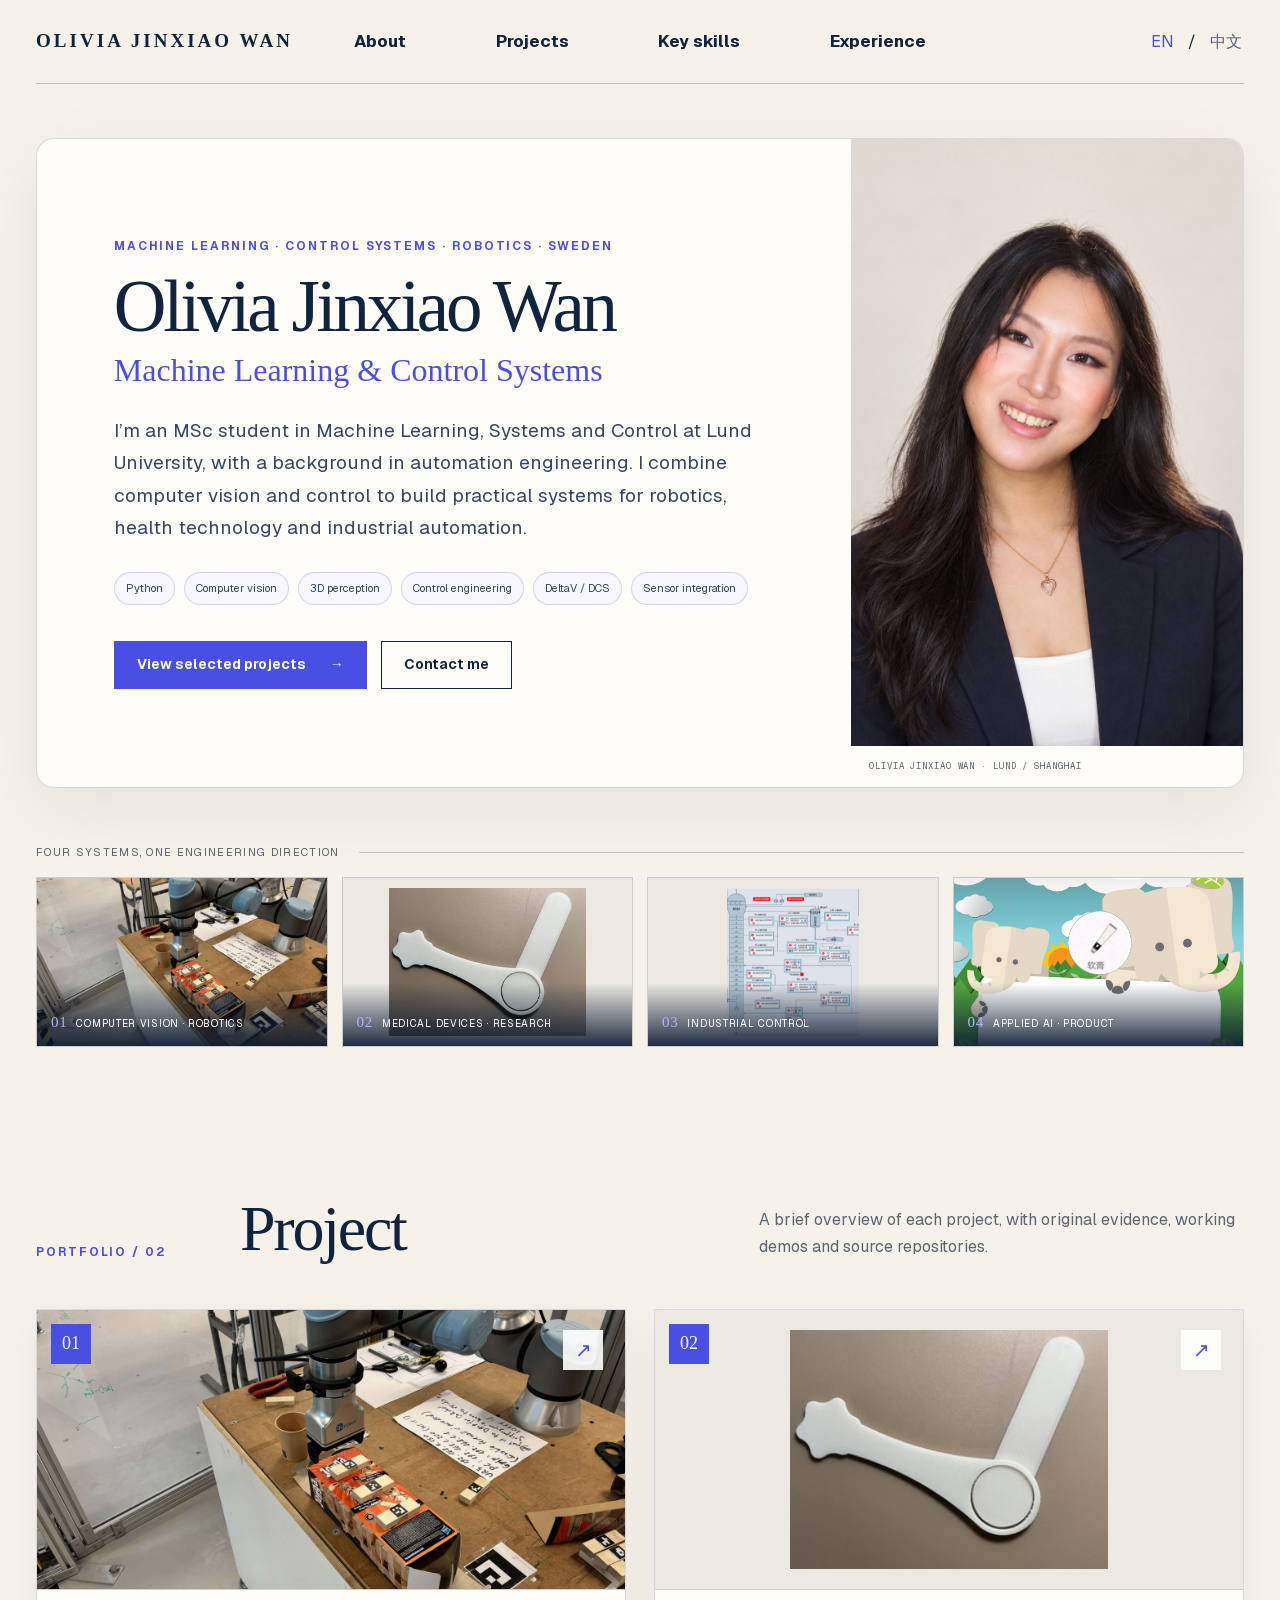
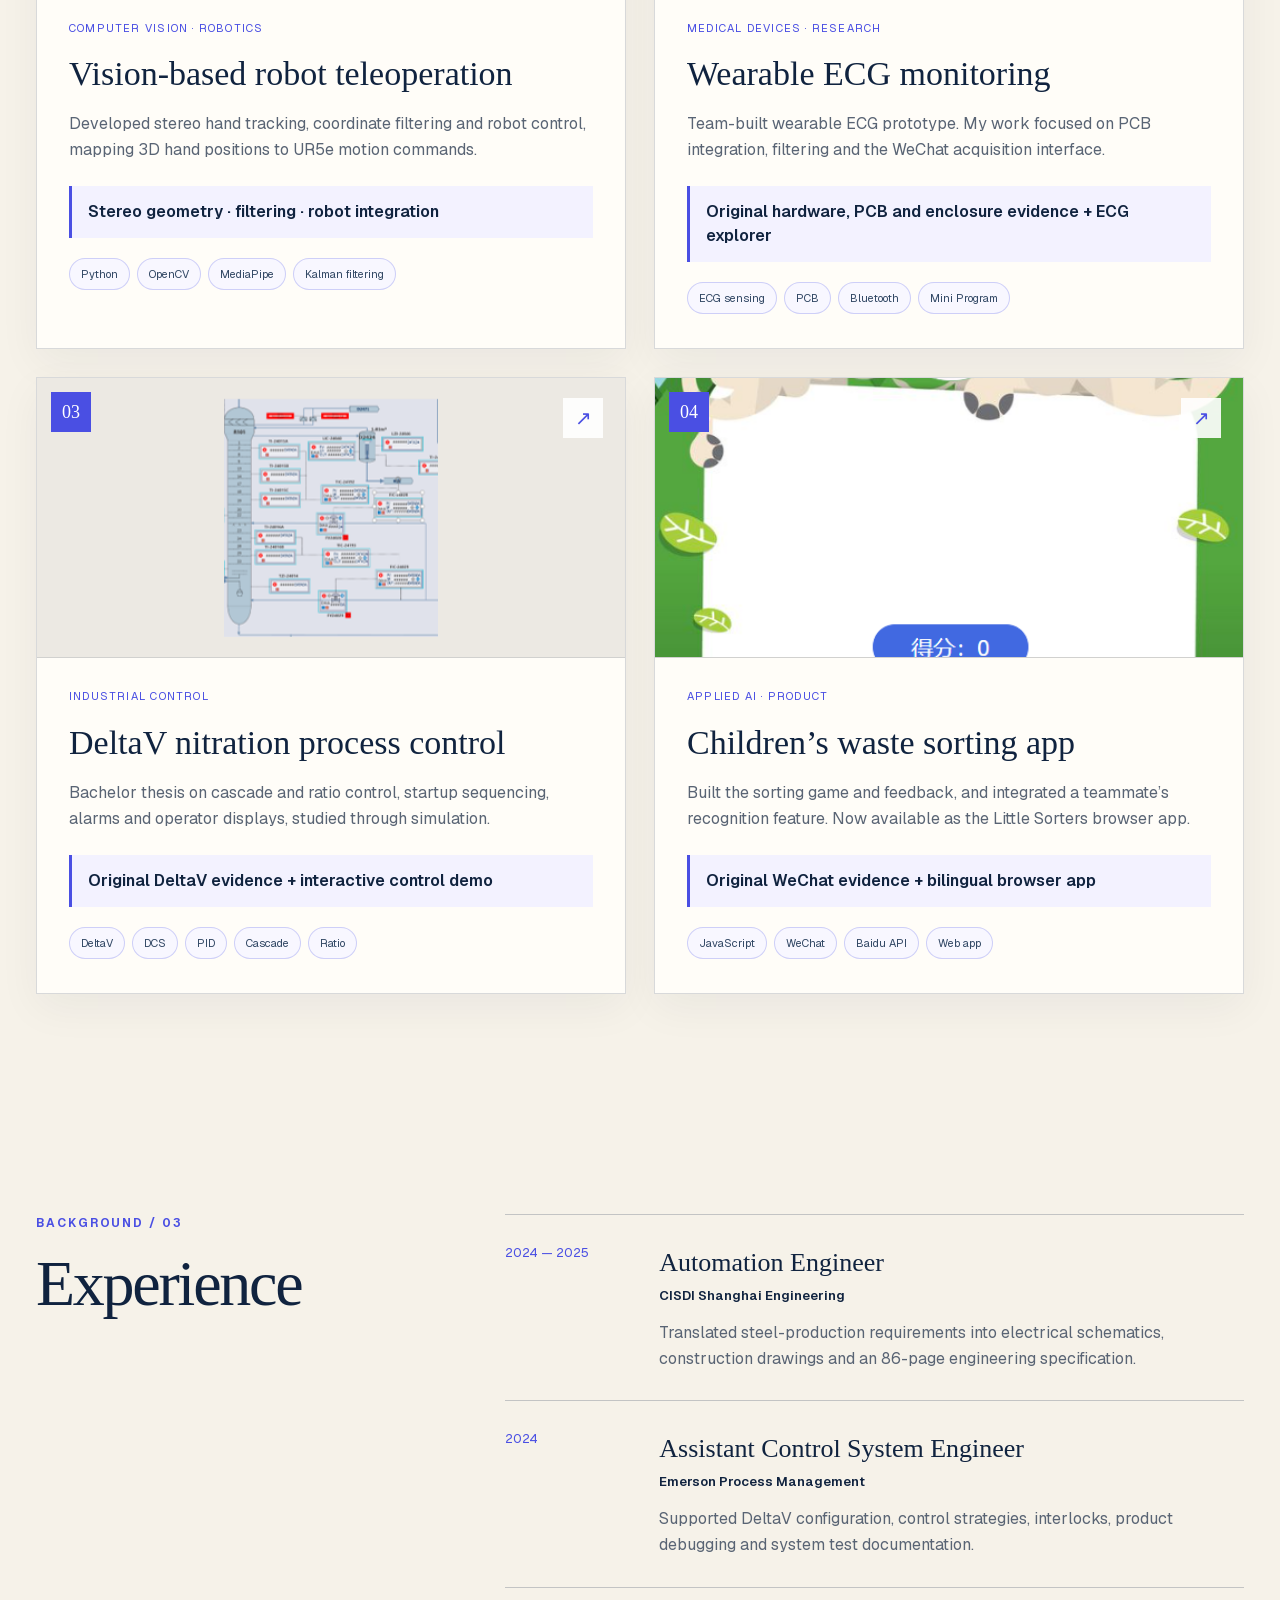
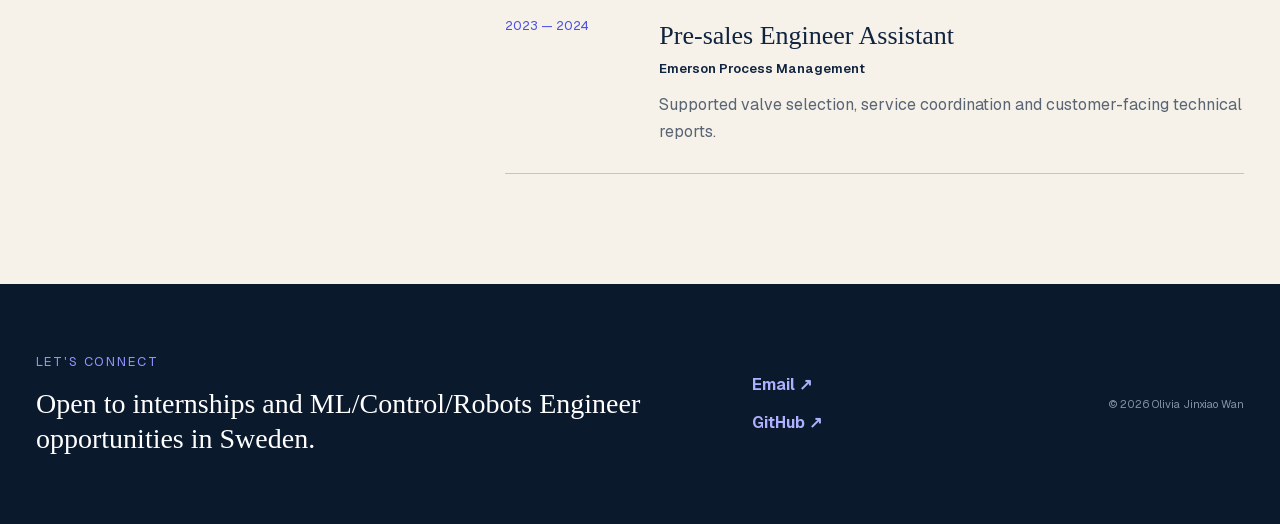
<file: index.html>
<!DOCTYPE html><html lang="en"><head><meta charSet="utf-8"/><meta name="viewport" content="width=device-width, initial-scale=1"/><link rel="preload" href="/_next/static/media/797e433ab948586e-s.p.08e28id.o-okb.woff2" as="font" crossorigin="" type="font/woff2"/><link rel="preload" href="/_next/static/media/caa3a2e1cccd8315-s.p.09~u27dqhyhd6.woff2" as="font" crossorigin="" type="font/woff2"/><link rel="preload" as="image" href="/portfolio/olivia-professional.jpg"/><link rel="preload" as="image" href="/portfolio/stereo-robot.jpg"/><link rel="preload" as="image" href="/portfolio/ecg-device.jpg"/><link rel="preload" as="image" href="/portfolio/deltav-process.png"/><link rel="preload" as="image" href="/portfolio/waste-game-result.png"/><link rel="stylesheet" href="/_next/static/chunks/0hmwgncf2zosc.css" data-precedence="next"/><link rel="preload" as="script" fetchPriority="low" href="/_next/static/chunks/0ht900cau6_ur.js"/><script src="/_next/static/chunks/0dgq26a5_oy.a.js" async=""></script><script src="/_next/static/chunks/07lhk_q6pmm3r.js" async=""></script><script src="/_next/static/chunks/0au83~zq0~0pf.js" async=""></script><script src="/_next/static/chunks/turbopack-0~j41zb~v.xm9.js" async=""></script><script src="/_next/static/chunks/01xlw8hd842-c.js" async=""></script><script src="/_next/static/chunks/0d3shmwh5_nmn.js" async=""></script><script src="/_next/static/chunks/0sizzagzddyg8.js" async=""></script><meta name="next-size-adjust" content=""/><title>Olivia Jinxiao Wan | Machine Learning &amp; Control Systems</title><meta name="description" content="Research and engineering portfolio of Olivia Jinxiao Wan, spanning machine learning, stereo vision robotics, medical sensing and industrial control."/><link rel="shortcut icon" href="/favicon.svg"/><link rel="icon" href="/favicon.svg"/><script src="/_next/static/chunks/03~yq9q893hmn.js" noModule=""></script><link rel="stylesheet" href="/portfolio/about.css"></head><body class="geist_a71539c9-module__T19VSG__variable geist_mono_8d43a2aa-module__8Li5zG__variable antialiased"><div hidden=""><!--$--><!--/$--></div><main><header class="site-header"><a class="wordmark" href="#about">OLIVIA JINXIAO WAN</a><nav aria-label="Main navigation"><a href="#about">About</a><a href="#projects">Projects</a><a href="#skills">Key skills</a><a href="#experience">Experience</a></nav><div class="language-switch" aria-label="Language"><button class="active">EN</button><span>/</span><button class="">中文</button></div></header><section class="hero" id="about"><div class="hero-copy"><p class="eyebrow">Machine learning · Control systems · Robotics · Sweden</p><h1>Olivia Jinxiao Wan</h1><p class="hero-specialization">Machine Learning &amp; Control Systems</p><p class="hero-intro">I’m an MSc student in Machine Learning, Systems and Control at Lund University, with a background in automation engineering. I combine computer vision and control to build practical systems for robotics, health technology and industrial automation.</p><div class="hero-skills" id="skills"><span>Python</span><span>Computer vision</span><span>3D perception</span><span>Control engineering</span><span>DeltaV / DCS</span><span>Sensor integration</span></div><div class="hero-actions"><a class="button-primary" href="#projects">View selected projects<!-- --> <span>→</span></a><a class="button-secondary" href="mailto:sharkshark0628@gmail.com">Contact me</a></div></div><div class="hero-portrait"><div><img src="/portfolio/olivia-professional.jpg" alt="Olivia Jinxiao Wan"/></div><span>OLIVIA JINXIAO WAN · LUND / SHANGHAI</span></div></section><div class="project-strip-wrap"><div class="strip-heading"><span>Four systems, one engineering direction</span><i></i></div><div class="project-strip" aria-label="Selected project outcomes"><a class="project-tile tile-01" href="/projects/stereo-vision" aria-label="Open Vision-based robot teleoperation"><img src="/portfolio/stereo-robot.jpg" alt=""/><span class="project-tile-caption"><b>01</b>Computer Vision · Robotics</span></a><a class="project-tile tile-02" href="/projects/wearable-ecg" aria-label="Open Wearable ECG monitoring"><img src="/portfolio/ecg-device.jpg" alt=""/><span class="project-tile-caption"><b>02</b>Medical Devices · Research</span></a><a class="project-tile tile-03" href="/projects/deltav-control" aria-label="Open DeltaV nitration process control"><img src="/portfolio/deltav-process.png" alt=""/><span class="project-tile-caption"><b>03</b>Industrial Control</span></a><a class="project-tile tile-04" href="/projects/waste-sorting" aria-label="Open Children’s waste sorting app"><img src="/portfolio/waste-game-result.png" alt=""/><span class="project-tile-caption"><b>04</b>Applied AI · Product</span></a></div></div><section class="content-section" id="projects"><div class="section-heading"><p class="micro-label">PORTFOLIO / 02</p><h2>Project</h2><p>A brief overview of each project, with original evidence, working demos and source repositories.</p></div><div class="project-grid"><a class="project-card" href="/projects/stereo-vision" aria-label="Open Vision-based robot teleoperation"><div class="project-number">01</div><div class="project-cover"><img src="/portfolio/stereo-robot.jpg" alt=""/></div><div class="project-main"><p class="project-tag">Computer Vision · Robotics</p><h3>Vision-based robot teleoperation</h3><p>Developed stereo hand tracking, coordinate filtering and robot control, mapping 3D hand positions to UR5e motion commands.</p><p class="project-evidence">Stereo geometry · filtering · robot integration</p><div class="project-tech"><span>Python</span><span>OpenCV</span><span>MediaPipe</span><span>Kalman filtering</span></div></div><span class="project-arrow" aria-hidden="true">↗</span></a><a class="project-card" href="/projects/wearable-ecg" aria-label="Open Wearable ECG monitoring"><div class="project-number">02</div><div class="project-cover"><img src="/portfolio/ecg-device.jpg" alt=""/></div><div class="project-main"><p class="project-tag">Medical Devices · Research</p><h3>Wearable ECG monitoring</h3><p>Team-built wearable ECG prototype. My work focused on PCB integration, filtering and the WeChat acquisition interface.</p><p class="project-evidence">Original hardware, PCB and enclosure evidence + ECG explorer</p><div class="project-tech"><span>ECG sensing</span><span>PCB</span><span>Bluetooth</span><span>Mini Program</span></div></div><span class="project-arrow" aria-hidden="true">↗</span></a><a class="project-card" href="/projects/deltav-control" aria-label="Open DeltaV nitration process control"><div class="project-number">03</div><div class="project-cover"><img src="/portfolio/deltav-process.png" alt=""/></div><div class="project-main"><p class="project-tag">Industrial Control</p><h3>DeltaV nitration process control</h3><p>Bachelor thesis on cascade and ratio control, startup sequencing, alarms and operator displays, studied through simulation.</p><p class="project-evidence">Original DeltaV evidence + interactive control demo</p><div class="project-tech"><span>DeltaV</span><span>DCS</span><span>PID</span><span>Cascade</span><span>Ratio</span></div></div><span class="project-arrow" aria-hidden="true">↗</span></a><a class="project-card" href="/projects/waste-sorting" aria-label="Open Children’s waste sorting app"><div class="project-number">04</div><div class="project-cover"><img src="/portfolio/waste-game-result.png" alt=""/></div><div class="project-main"><p class="project-tag">Applied AI · Product</p><h3>Children’s waste sorting app</h3><p>Built the sorting game and feedback, and integrated a teammate’s recognition feature. Now available as the Little Sorters browser app.</p><p class="project-evidence">Original WeChat evidence + bilingual browser app</p><div class="project-tech"><span>JavaScript</span><span>WeChat</span><span>Baidu API</span><span>Web app</span></div></div><span class="project-arrow" aria-hidden="true">↗</span></a></div></section><section class="content-section two-column" id="experience"><div><p class="micro-label">BACKGROUND / 03</p><h2>Experience</h2></div><div class="timeline-list"><article><small>2024 — 2025</small><h3>Automation Engineer</h3><p class="company">CISDI Shanghai Engineering</p><p>Translated steel-production requirements into electrical schematics, construction drawings and an 86-page engineering specification.</p></article><article><small>2024</small><h3>Assistant Control System Engineer</h3><p class="company">Emerson Process Management</p><p>Supported DeltaV configuration, control strategies, interlocks, product debugging and system test documentation.</p></article><article><small>2023 — 2024</small><h3>Pre-sales Engineer Assistant</h3><p class="company">Emerson Process Management</p><p>Supported valve selection, service coordination and customer-facing technical reports.</p></article></div></section><footer><div><small>LET&#x27;S CONNECT</small><p>Open to internships and ML/Control/Robots Engineer opportunities in Sweden.</p></div><div class="footer-links"><a href="mailto:sharkshark0628@gmail.com">Email ↗</a><a href="https://github.com/jinxiao-wan" target="_blank" rel="noreferrer">GitHub ↗</a></div><span>© 2026 Olivia Jinxiao Wan</span></footer></main><!--$--><!--/$--><script src="/_next/static/chunks/0ht900cau6_ur.js" id="_R_" async=""></script><script>(self.__next_f=self.__next_f||[]).push([0])</script><script>self.__next_f.push([1,"1:\"$Sreact.fragment\"\n2:I[39756,[\"/_next/static/chunks/01xlw8hd842-c.js\",\"/_next/static/chunks/0d3shmwh5_nmn.js\"],\"default\"]\n3:I[37457,[\"/_next/static/chunks/01xlw8hd842-c.js\",\"/_next/static/chunks/0d3shmwh5_nmn.js\"],\"default\"]\n4:I[47257,[\"/_next/static/chunks/01xlw8hd842-c.js\",\"/_next/static/chunks/0d3shmwh5_nmn.js\"],\"ClientPageRoot\"]\n5:I[31713,[\"/_next/static/chunks/01xlw8hd842-c.js\",\"/_next/static/chunks/0d3shmwh5_nmn.js\",\"/_next/static/chunks/0sizzagzddyg8.js\"],\"default\"]\n8:I[97367,[\"/_next/static/chunks/01xlw8hd842-c.js\",\"/_next/static/chunks/0d3shmwh5_nmn.js\"],\"OutletBoundary\"]\n9:\"$Sreact.suspense\"\nb:I[97367,[\"/_next/static/chunks/01xlw8hd842-c.js\",\"/_next/static/chunks/0d3shmwh5_nmn.js\"],\"ViewportBoundary\"]\nd:I[97367,[\"/_next/static/chunks/01xlw8hd842-c.js\",\"/_next/static/chunks/0d3shmwh5_nmn.js\"],\"MetadataBoundary\"]\nf:I[68027,[\"/_next/static/chunks/01xlw8hd842-c.js\",\"/_next/static/chunks/0d3shmwh5_nmn.js\"],\"default\",1]\n:HL[\"/_next/static/chunks/0hmwgncf2zosc.css\",\"style\"]\n:HL[\"/_next/static/media/797e433ab948586e-s.p.08e28id.o-okb.woff2\",\"font\",{\"crossOrigin\":\"\",\"type\":\"font/woff2\"}]\n:HL[\"/_next/static/media/caa3a2e1cccd8315-s.p.09~u27dqhyhd6.woff2\",\"font\",{\"crossOrigin\":\"\",\"type\":\"font/woff2\"}]\n"])</script><script>self.__next_f.push([1,"0:{\"P\":null,\"c\":[\"\",\"\"],\"q\":\"\",\"i\":false,\"f\":[[[\"\",{\"children\":[\"__PAGE__\",{}]},\"$undefined\",\"$undefined\",16],[[\"$\",\"$1\",\"c\",{\"children\":[[[\"$\",\"link\",\"0\",{\"rel\":\"stylesheet\",\"href\":\"/_next/static/chunks/0hmwgncf2zosc.css\",\"precedence\":\"next\",\"crossOrigin\":\"$undefined\",\"nonce\":\"$undefined\"}],[\"$\",\"script\",\"script-0\",{\"src\":\"/_next/static/chunks/01xlw8hd842-c.js\",\"async\":true,\"nonce\":\"$undefined\"}],[\"$\",\"script\",\"script-1\",{\"src\":\"/_next/static/chunks/0d3shmwh5_nmn.js\",\"async\":true,\"nonce\":\"$undefined\"}]],[\"$\",\"html\",null,{\"lang\":\"en\",\"children\":[\"$\",\"body\",null,{\"className\":\"geist_a71539c9-module__T19VSG__variable geist_mono_8d43a2aa-module__8Li5zG__variable antialiased\",\"children\":[\"$\",\"$L2\",null,{\"parallelRouterKey\":\"children\",\"error\":\"$undefined\",\"errorStyles\":\"$undefined\",\"errorScripts\":\"$undefined\",\"template\":[\"$\",\"$L3\",null,{}],\"templateStyles\":\"$undefined\",\"templateScripts\":\"$undefined\",\"notFound\":[[[\"$\",\"title\",null,{\"children\":\"404: This page could not be found.\"}],[\"$\",\"div\",null,{\"style\":{\"fontFamily\":\"system-ui,\\\"Segoe UI\\\",Roboto,Helvetica,Arial,sans-serif,\\\"Apple Color Emoji\\\",\\\"Segoe UI Emoji\\\"\",\"height\":\"100vh\",\"textAlign\":\"center\",\"display\":\"flex\",\"flexDirection\":\"column\",\"alignItems\":\"center\",\"justifyContent\":\"center\"},\"children\":[\"$\",\"div\",null,{\"children\":[[\"$\",\"style\",null,{\"dangerouslySetInnerHTML\":{\"__html\":\"body{color:#000;background:#fff;margin:0}.next-error-h1{border-right:1px solid rgba(0,0,0,.3)}@media (prefers-color-scheme:dark){body{color:#fff;background:#000}.next-error-h1{border-right:1px solid rgba(255,255,255,.3)}}\"}}],[\"$\",\"h1\",null,{\"className\":\"next-error-h1\",\"style\":{\"display\":\"inline-block\",\"margin\":\"0 20px 0 0\",\"padding\":\"0 23px 0 0\",\"fontSize\":24,\"fontWeight\":500,\"verticalAlign\":\"top\",\"lineHeight\":\"49px\"},\"children\":404}],[\"$\",\"div\",null,{\"style\":{\"display\":\"inline-block\"},\"children\":[\"$\",\"h2\",null,{\"style\":{\"fontSize\":14,\"fontWeight\":400,\"lineHeight\":\"49px\",\"margin\":0},\"children\":\"This page could not be found.\"}]}]]}]}]],[]],\"forbidden\":\"$undefined\",\"unauthorized\":\"$undefined\"}]}]}]]}],{\"children\":[[\"$\",\"$1\",\"c\",{\"children\":[[\"$\",\"$L4\",null,{\"Component\":\"$5\",\"serverProvidedParams\":{\"searchParams\":{},\"params\":{},\"promises\":[\"$@6\",\"$@7\"]}}],[[\"$\",\"script\",\"script-0\",{\"src\":\"/_next/static/chunks/0sizzagzddyg8.js\",\"async\":true,\"nonce\":\"$undefined\"}]],[\"$\",\"$L8\",null,{\"children\":[\"$\",\"$9\",null,{\"name\":\"Next.MetadataOutlet\",\"children\":\"$@a\"}]}]]}],{},null,false,null]},null,false,null],[\"$\",\"$1\",\"h\",{\"children\":[null,[\"$\",\"$Lb\",null,{\"children\":\"$Lc\"}],[\"$\",\"div\",null,{\"hidden\":true,\"children\":[\"$\",\"$Ld\",null,{\"children\":[\"$\",\"$9\",null,{\"name\":\"Next.Metadata\",\"children\":\"$Le\"}]}]}],[\"$\",\"meta\",null,{\"name\":\"next-size-adjust\",\"content\":\"\"}]]}],false]],\"m\":\"$undefined\",\"G\":[\"$f\",[[\"$\",\"link\",\"0\",{\"rel\":\"stylesheet\",\"href\":\"/_next/static/chunks/0hmwgncf2zosc.css\",\"precedence\":\"next\",\"crossOrigin\":\"$undefined\",\"nonce\":\"$undefined\"}]]],\"S\":true,\"h\":null,\"s\":\"$undefined\",\"l\":\"$undefined\",\"p\":\"$undefined\",\"d\":\"$undefined\",\"b\":\"WNZUG8pWbvHMUIEbgqI1Q\"}\n"])</script><script>self.__next_f.push([1,"6:{}\n7:\"$0:f:0:1:1:children:0:props:children:0:props:serverProvidedParams:params\"\n"])</script><script>self.__next_f.push([1,"c:[[\"$\",\"meta\",\"0\",{\"charSet\":\"utf-8\"}],[\"$\",\"meta\",\"1\",{\"name\":\"viewport\",\"content\":\"width=device-width, initial-scale=1\"}]]\n"])</script><script>self.__next_f.push([1,"10:I[27201,[\"/_next/static/chunks/01xlw8hd842-c.js\",\"/_next/static/chunks/0d3shmwh5_nmn.js\"],\"IconMark\"]\na:null\ne:[[\"$\",\"title\",\"0\",{\"children\":\"Olivia Jinxiao Wan | Machine Learning \u0026 Control Systems\"}],[\"$\",\"meta\",\"1\",{\"name\":\"description\",\"content\":\"Research and engineering portfolio of Olivia Jinxiao Wan, spanning machine learning, stereo vision robotics, medical sensing and industrial control.\"}],[\"$\",\"link\",\"2\",{\"rel\":\"shortcut icon\",\"href\":\"/favicon.svg\"}],[\"$\",\"link\",\"3\",{\"rel\":\"icon\",\"href\":\"/favicon.svg\"}],[\"$\",\"$L10\",\"4\",{}]]\n"])</script></body></html>
</file>
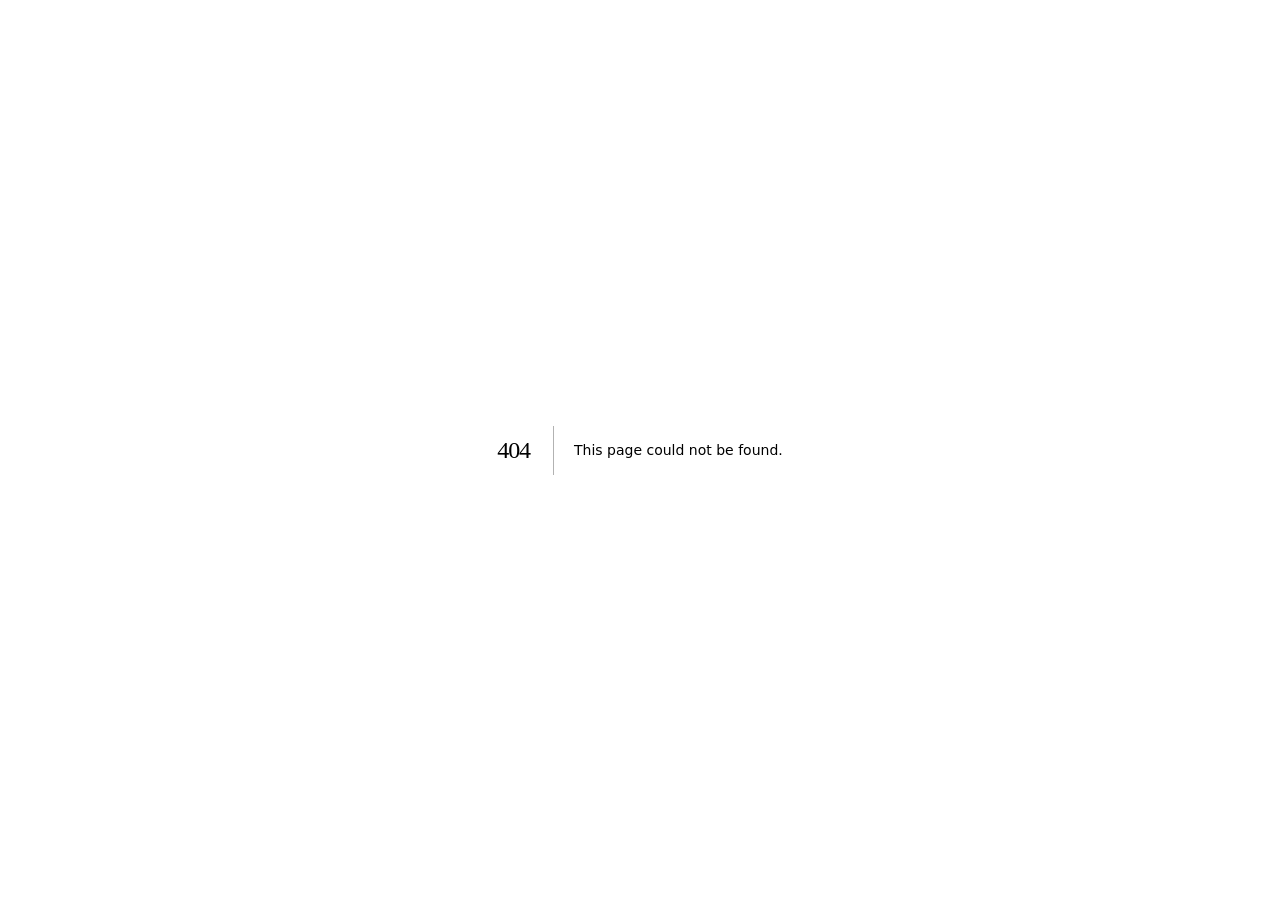
<file: 404/index.html>
<!DOCTYPE html><html lang="en"><head><meta charSet="utf-8"/><meta name="viewport" content="width=device-width, initial-scale=1"/><link rel="stylesheet" href="/_next/static/chunks/0hmwgncf2zosc.css" data-precedence="next"/><link rel="preload" as="script" fetchPriority="low" href="/_next/static/chunks/0ht900cau6_ur.js"/><script src="/_next/static/chunks/0dgq26a5_oy.a.js" async=""></script><script src="/_next/static/chunks/07lhk_q6pmm3r.js" async=""></script><script src="/_next/static/chunks/0au83~zq0~0pf.js" async=""></script><script src="/_next/static/chunks/turbopack-0~j41zb~v.xm9.js" async=""></script><script src="/_next/static/chunks/01xlw8hd842-c.js" async=""></script><script src="/_next/static/chunks/0d3shmwh5_nmn.js" async=""></script><meta name="robots" content="noindex"/><meta name="next-size-adjust" content=""/><title>404: This page could not be found.</title><title>Olivia Jinxiao Wan | Machine Learning &amp; Control Systems</title><meta name="description" content="Research and engineering portfolio of Olivia Jinxiao Wan, spanning machine learning, stereo vision robotics, medical sensing and industrial control."/><link rel="shortcut icon" href="/favicon.svg"/><link rel="icon" href="/favicon.svg"/><script src="/_next/static/chunks/03~yq9q893hmn.js" noModule=""></script></head><body class="geist_a71539c9-module__T19VSG__variable geist_mono_8d43a2aa-module__8Li5zG__variable antialiased"><div hidden=""><!--$--><!--/$--></div><div style="font-family:system-ui,&quot;Segoe UI&quot;,Roboto,Helvetica,Arial,sans-serif,&quot;Apple Color Emoji&quot;,&quot;Segoe UI Emoji&quot;;height:100vh;text-align:center;display:flex;flex-direction:column;align-items:center;justify-content:center"><div><style>body{color:#000;background:#fff;margin:0}.next-error-h1{border-right:1px solid rgba(0,0,0,.3)}@media (prefers-color-scheme:dark){body{color:#fff;background:#000}.next-error-h1{border-right:1px solid rgba(255,255,255,.3)}}</style><h1 class="next-error-h1" style="display:inline-block;margin:0 20px 0 0;padding:0 23px 0 0;font-size:24px;font-weight:500;vertical-align:top;line-height:49px">404</h1><div style="display:inline-block"><h2 style="font-size:14px;font-weight:400;line-height:49px;margin:0">This page could not be found.</h2></div></div></div><!--$--><!--/$--><script src="/_next/static/chunks/0ht900cau6_ur.js" id="_R_" async=""></script><script>(self.__next_f=self.__next_f||[]).push([0])</script><script>self.__next_f.push([1,"1:\"$Sreact.fragment\"\n2:I[39756,[\"/_next/static/chunks/01xlw8hd842-c.js\",\"/_next/static/chunks/0d3shmwh5_nmn.js\"],\"default\"]\n3:I[37457,[\"/_next/static/chunks/01xlw8hd842-c.js\",\"/_next/static/chunks/0d3shmwh5_nmn.js\"],\"default\"]\n4:I[97367,[\"/_next/static/chunks/01xlw8hd842-c.js\",\"/_next/static/chunks/0d3shmwh5_nmn.js\"],\"OutletBoundary\"]\n5:\"$Sreact.suspense\"\n8:I[97367,[\"/_next/static/chunks/01xlw8hd842-c.js\",\"/_next/static/chunks/0d3shmwh5_nmn.js\"],\"ViewportBoundary\"]\na:I[97367,[\"/_next/static/chunks/01xlw8hd842-c.js\",\"/_next/static/chunks/0d3shmwh5_nmn.js\"],\"MetadataBoundary\"]\nc:I[68027,[\"/_next/static/chunks/01xlw8hd842-c.js\",\"/_next/static/chunks/0d3shmwh5_nmn.js\"],\"default\",1]\n:HL[\"/_next/static/chunks/0hmwgncf2zosc.css\",\"style\"]\n"])</script><script>self.__next_f.push([1,"0:{\"P\":null,\"c\":[\"\",\"_not-found\",\"\"],\"q\":\"\",\"i\":false,\"f\":[[[\"\",{\"children\":[\"/_not-found\",{\"children\":[\"__PAGE__\",{}]}]},\"$undefined\",\"$undefined\",16],[[\"$\",\"$1\",\"c\",{\"children\":[[[\"$\",\"link\",\"0\",{\"rel\":\"stylesheet\",\"href\":\"/_next/static/chunks/0hmwgncf2zosc.css\",\"precedence\":\"next\",\"crossOrigin\":\"$undefined\",\"nonce\":\"$undefined\"}],[\"$\",\"script\",\"script-0\",{\"src\":\"/_next/static/chunks/01xlw8hd842-c.js\",\"async\":true,\"nonce\":\"$undefined\"}],[\"$\",\"script\",\"script-1\",{\"src\":\"/_next/static/chunks/0d3shmwh5_nmn.js\",\"async\":true,\"nonce\":\"$undefined\"}]],[\"$\",\"html\",null,{\"lang\":\"en\",\"children\":[\"$\",\"body\",null,{\"className\":\"geist_a71539c9-module__T19VSG__variable geist_mono_8d43a2aa-module__8Li5zG__variable antialiased\",\"children\":[\"$\",\"$L2\",null,{\"parallelRouterKey\":\"children\",\"error\":\"$undefined\",\"errorStyles\":\"$undefined\",\"errorScripts\":\"$undefined\",\"template\":[\"$\",\"$L3\",null,{}],\"templateStyles\":\"$undefined\",\"templateScripts\":\"$undefined\",\"notFound\":[[[\"$\",\"title\",null,{\"children\":\"404: This page could not be found.\"}],[\"$\",\"div\",null,{\"style\":{\"fontFamily\":\"system-ui,\\\"Segoe UI\\\",Roboto,Helvetica,Arial,sans-serif,\\\"Apple Color Emoji\\\",\\\"Segoe UI Emoji\\\"\",\"height\":\"100vh\",\"textAlign\":\"center\",\"display\":\"flex\",\"flexDirection\":\"column\",\"alignItems\":\"center\",\"justifyContent\":\"center\"},\"children\":[\"$\",\"div\",null,{\"children\":[[\"$\",\"style\",null,{\"dangerouslySetInnerHTML\":{\"__html\":\"body{color:#000;background:#fff;margin:0}.next-error-h1{border-right:1px solid rgba(0,0,0,.3)}@media (prefers-color-scheme:dark){body{color:#fff;background:#000}.next-error-h1{border-right:1px solid rgba(255,255,255,.3)}}\"}}],[\"$\",\"h1\",null,{\"className\":\"next-error-h1\",\"style\":{\"display\":\"inline-block\",\"margin\":\"0 20px 0 0\",\"padding\":\"0 23px 0 0\",\"fontSize\":24,\"fontWeight\":500,\"verticalAlign\":\"top\",\"lineHeight\":\"49px\"},\"children\":404}],[\"$\",\"div\",null,{\"style\":{\"display\":\"inline-block\"},\"children\":[\"$\",\"h2\",null,{\"style\":{\"fontSize\":14,\"fontWeight\":400,\"lineHeight\":\"49px\",\"margin\":0},\"children\":\"This page could not be found.\"}]}]]}]}]],[]],\"forbidden\":\"$undefined\",\"unauthorized\":\"$undefined\"}]}]}]]}],{\"children\":[[\"$\",\"$1\",\"c\",{\"children\":[null,[\"$\",\"$L2\",null,{\"parallelRouterKey\":\"children\",\"error\":\"$undefined\",\"errorStyles\":\"$undefined\",\"errorScripts\":\"$undefined\",\"template\":[\"$\",\"$L3\",null,{}],\"templateStyles\":\"$undefined\",\"templateScripts\":\"$undefined\",\"notFound\":\"$undefined\",\"forbidden\":\"$undefined\",\"unauthorized\":\"$undefined\"}]]}],{\"children\":[[\"$\",\"$1\",\"c\",{\"children\":[[[\"$\",\"title\",null,{\"children\":\"404: This page could not be found.\"}],[\"$\",\"div\",null,{\"style\":\"$0:f:0:1:0:props:children:1:props:children:props:children:props:notFound:0:1:props:style\",\"children\":[\"$\",\"div\",null,{\"children\":[[\"$\",\"style\",null,{\"dangerouslySetInnerHTML\":{\"__html\":\"body{color:#000;background:#fff;margin:0}.next-error-h1{border-right:1px solid rgba(0,0,0,.3)}@media (prefers-color-scheme:dark){body{color:#fff;background:#000}.next-error-h1{border-right:1px solid rgba(255,255,255,.3)}}\"}}],[\"$\",\"h1\",null,{\"className\":\"next-error-h1\",\"style\":\"$0:f:0:1:0:props:children:1:props:children:props:children:props:notFound:0:1:props:children:props:children:1:props:style\",\"children\":404}],[\"$\",\"div\",null,{\"style\":\"$0:f:0:1:0:props:children:1:props:children:props:children:props:notFound:0:1:props:children:props:children:2:props:style\",\"children\":[\"$\",\"h2\",null,{\"style\":\"$0:f:0:1:0:props:children:1:props:children:props:children:props:notFound:0:1:props:children:props:children:2:props:children:props:style\",\"children\":\"This page could not be found.\"}]}]]}]}]],null,[\"$\",\"$L4\",null,{\"children\":[\"$\",\"$5\",null,{\"name\":\"Next.MetadataOutlet\",\"children\":\"$@6\"}]}]]}],{},null,false,null]},null,false,\"$@7\"]},null,false,null],[\"$\",\"$1\",\"h\",{\"children\":[[\"$\",\"meta\",null,{\"name\":\"robots\",\"content\":\"noindex\"}],[\"$\",\"$L8\",null,{\"children\":\"$L9\"}],[\"$\",\"div\",null,{\"hidden\":true,\"children\":[\"$\",\"$La\",null,{\"children\":[\"$\",\"$5\",null,{\"name\":\"Next.Metadata\",\"children\":\"$Lb\"}]}]}],[\"$\",\"meta\",null,{\"name\":\"next-size-adjust\",\"content\":\"\"}]]}],false]],\"m\":\"$undefined\",\"G\":[\"$c\",[[\"$\",\"link\",\"0\",{\"rel\":\"stylesheet\",\"href\":\"/_next/static/chunks/0hmwgncf2zosc.css\",\"precedence\":\"next\",\"crossOrigin\":\"$undefined\",\"nonce\":\"$undefined\"}]]],\"S\":true,\"h\":null,\"s\":\"$undefined\",\"l\":\"$undefined\",\"p\":\"$undefined\",\"d\":\"$undefined\",\"b\":\"WNZUG8pWbvHMUIEbgqI1Q\"}\n"])</script><script>self.__next_f.push([1,"d:[]\n7:\"$Wd\"\n"])</script><script>self.__next_f.push([1,"9:[[\"$\",\"meta\",\"0\",{\"charSet\":\"utf-8\"}],[\"$\",\"meta\",\"1\",{\"name\":\"viewport\",\"content\":\"width=device-width, initial-scale=1\"}]]\n"])</script><script>self.__next_f.push([1,"e:I[27201,[\"/_next/static/chunks/01xlw8hd842-c.js\",\"/_next/static/chunks/0d3shmwh5_nmn.js\"],\"IconMark\"]\n6:null\nb:[[\"$\",\"title\",\"0\",{\"children\":\"Olivia Jinxiao Wan | Machine Learning \u0026 Control Systems\"}],[\"$\",\"meta\",\"1\",{\"name\":\"description\",\"content\":\"Research and engineering portfolio of Olivia Jinxiao Wan, spanning machine learning, stereo vision robotics, medical sensing and industrial control.\"}],[\"$\",\"link\",\"2\",{\"rel\":\"shortcut icon\",\"href\":\"/favicon.svg\"}],[\"$\",\"link\",\"3\",{\"rel\":\"icon\",\"href\":\"/favicon.svg\"}],[\"$\",\"$Le\",\"4\",{}]]\n"])</script></body></html>
</file>
<file: _next/static/chunks/0hmwgncf2zosc.css>
@font-face{font-family:Geist;font-style:normal;font-weight:100 900;font-display:swap;src:url(../media/fef07dbb0973bf53-s.12tyk43_3sh9u.woff2)format("woff2");unicode-range:U+460-52F,U+1C80-1C8A,U+20B4,U+2DE0-2DFF,U+A640-A69F,U+FE2E-FE2F}@font-face{font-family:Geist;font-style:normal;font-weight:100 900;font-display:swap;src:url(../media/8a480f0b521d4e75-s.0jzbimsg8vl84.woff2)format("woff2");unicode-range:U+301,U+400-45F,U+490-491,U+4B0-4B1,U+2116}@font-face{font-family:Geist;font-style:normal;font-weight:100 900;font-display:swap;src:url(../media/53b9e256198e5412-s.0-wfv7uh4i7h9.woff2)format("woff2");unicode-range:U+102-103,U+110-111,U+128-129,U+168-169,U+1A0-1A1,U+1AF-1B0,U+300-301,U+303-304,U+308-309,U+323,U+329,U+1EA0-1EF9,U+20AB}@font-face{font-family:Geist;font-style:normal;font-weight:100 900;font-display:swap;src:url(../media/7178b3e590c64307-s.0nx0ww8fni_q3.woff2)format("woff2");unicode-range:U+100-2BA,U+2BD-2C5,U+2C7-2CC,U+2CE-2D7,U+2DD-2FF,U+304,U+308,U+329,U+1D00-1DBF,U+1E00-1E9F,U+1EF2-1EFF,U+2020,U+20A0-20AB,U+20AD-20C0,U+2113,U+2C60-2C7F,U+A720-A7FF}@font-face{font-family:Geist;font-style:normal;font-weight:100 900;font-display:swap;src:url(../media/caa3a2e1cccd8315-s.p.09~u27dqhyhd6.woff2)format("woff2");unicode-range:U+??,U+131,U+152-153,U+2BB-2BC,U+2C6,U+2DA,U+2DC,U+304,U+308,U+329,U+2000-206F,U+20AC,U+2122,U+2191,U+2193,U+2212,U+2215,U+FEFF,U+FFFD}@font-face{font-family:Geist Fallback;src:local(Arial);ascent-override:95.94%;descent-override:28.16%;line-gap-override:0.0%;size-adjust:104.76%}.geist_a71539c9-module__T19VSG__className{font-family:Geist,Geist Fallback;font-style:normal}.geist_a71539c9-module__T19VSG__variable{--font-geist-sans:"Geist", "Geist Fallback"}
@font-face{font-family:Geist Mono;font-style:normal;font-weight:100 900;font-display:swap;src:url(../media/5ce348bf30bf5439-s.0zgw-jeven.3w.woff2)format("woff2");unicode-range:U+460-52F,U+1C80-1C8A,U+20B4,U+2DE0-2DFF,U+A640-A69F,U+FE2E-FE2F}@font-face{font-family:Geist Mono;font-style:normal;font-weight:100 900;font-display:swap;src:url(../media/4fa387ec64143e14-s.0wkzw~je483f-.woff2)format("woff2");unicode-range:U+301,U+400-45F,U+490-491,U+4B0-4B1,U+2116}@font-face{font-family:Geist Mono;font-style:normal;font-weight:100 900;font-display:swap;src:url(../media/6306c77e7c8268e4-s.0rhz0arwfsn~5.woff2)format("woff2");unicode-range:U+2000-2001,U+2004-2008,U+200A,U+23B8-23BD,U+2500-259F}@font-face{font-family:Geist Mono;font-style:normal;font-weight:100 900;font-display:swap;src:url(../media/7d817b4c03b0c5f1-s.0l76wvqk9d84w.woff2)format("woff2");unicode-range:U+102-103,U+110-111,U+128-129,U+168-169,U+1A0-1A1,U+1AF-1B0,U+300-301,U+303-304,U+308-309,U+323,U+329,U+1EA0-1EF9,U+20AB}@font-face{font-family:Geist Mono;font-style:normal;font-weight:100 900;font-display:swap;src:url(../media/bbc41e54d2fcbd21-s.0k4k9394f2q-k.woff2)format("woff2");unicode-range:U+100-2BA,U+2BD-2C5,U+2C7-2CC,U+2CE-2D7,U+2DD-2FF,U+304,U+308,U+329,U+1D00-1DBF,U+1E00-1E9F,U+1EF2-1EFF,U+2020,U+20A0-20AB,U+20AD-20C0,U+2113,U+2C60-2C7F,U+A720-A7FF}@font-face{font-family:Geist Mono;font-style:normal;font-weight:100 900;font-display:swap;src:url(../media/797e433ab948586e-s.p.08e28id.o-okb.woff2)format("woff2");unicode-range:U+??,U+131,U+152-153,U+2BB-2BC,U+2C6,U+2DA,U+2DC,U+304,U+308,U+329,U+2000-206F,U+20AC,U+2122,U+2191,U+2193,U+2212,U+2215,U+FEFF,U+FFFD}@font-face{font-family:Geist Mono Fallback;src:local(Arial);ascent-override:74.67%;descent-override:21.92%;line-gap-override:0.0%;size-adjust:134.59%}.geist_mono_8d43a2aa-module__8Li5zG__className{font-family:Geist Mono,Geist Mono Fallback;font-style:normal}.geist_mono_8d43a2aa-module__8Li5zG__variable{--font-geist-mono:"Geist Mono", "Geist Mono Fallback"}
@layer theme{:root,:host{--font-sans:ui-sans-serif, system-ui, sans-serif, "Apple Color Emoji", "Segoe UI Emoji", "Segoe UI Symbol", "Noto Color Emoji";--font-mono:ui-monospace, SFMono-Regular, Menlo, Monaco, Consolas, "Liberation Mono", "Courier New", monospace;--spacing:.25rem;--default-transition-duration:.15s;--default-transition-timing-function:cubic-bezier(.4, 0, .2, 1);--default-font-family:var(--font-sans);--default-mono-font-family:var(--font-mono)}}@layer base{*,:after,:before,::backdrop{box-sizing:border-box;border:0 solid;margin:0;padding:0}::file-selector-button{box-sizing:border-box;border:0 solid;margin:0;padding:0}html,:host{-webkit-text-size-adjust:100%;tab-size:4;line-height:1.5;font-family:var(--default-font-family,ui-sans-serif, system-ui, sans-serif, "Apple Color Emoji", "Segoe UI Emoji", "Segoe UI Symbol", "Noto Color Emoji");font-feature-settings:var(--default-font-feature-settings,normal);font-variation-settings:var(--default-font-variation-settings,normal);-webkit-tap-highlight-color:transparent}hr{height:0;color:inherit;border-top-width:1px}abbr:where([title]){-webkit-text-decoration:underline dotted;text-decoration:underline dotted}h1,h2,h3,h4,h5,h6{font-size:inherit;font-weight:inherit}a{color:inherit;-webkit-text-decoration:inherit;-webkit-text-decoration:inherit;-webkit-text-decoration:inherit;-webkit-text-decoration:inherit;text-decoration:inherit}b,strong{font-weight:bolder}code,kbd,samp,pre{font-family:var(--default-mono-font-family,ui-monospace, SFMono-Regular, Menlo, Monaco, Consolas, "Liberation Mono", "Courier New", monospace);font-feature-settings:var(--default-mono-font-feature-settings,normal);font-variation-settings:var(--default-mono-font-variation-settings,normal);font-size:1em}small{font-size:80%}sub,sup{vertical-align:baseline;font-size:75%;line-height:0;position:relative}sub{bottom:-.25em}sup{top:-.5em}table{text-indent:0;border-color:inherit;border-collapse:collapse}:-moz-focusring{outline:auto}progress{vertical-align:baseline}summary{display:list-item}ol,ul,menu{list-style:none}img,svg,video,canvas,audio,iframe,embed,object{vertical-align:middle;display:block}img,video{max-width:100%;height:auto}button,input,select,optgroup,textarea{font:inherit;font-feature-settings:inherit;font-variation-settings:inherit;letter-spacing:inherit;color:inherit;opacity:1;background-color:#0000;border-radius:0}::file-selector-button{font:inherit;font-feature-settings:inherit;font-variation-settings:inherit;letter-spacing:inherit;color:inherit;opacity:1;background-color:#0000;border-radius:0}:where(select:is([multiple],[size])) optgroup{font-weight:bolder}:where(select:is([multiple],[size])) optgroup option{padding-inline-start:20px}::file-selector-button{margin-inline-end:4px}::placeholder{opacity:1}@supports (not ((-webkit-appearance:-apple-pay-button))) or (contain-intrinsic-size:1px){::placeholder{color:currentColor}@supports (color:color-mix(in lab, red, red)){::placeholder{color:color-mix(in oklab, currentcolor 50%, transparent)}}}textarea{resize:vertical}::-webkit-search-decoration{-webkit-appearance:none}::-webkit-date-and-time-value{min-height:1lh;text-align:inherit}::-webkit-datetime-edit{display:inline-flex}::-webkit-datetime-edit-fields-wrapper{padding:0}::-webkit-datetime-edit{padding-block:0}::-webkit-datetime-edit-year-field{padding-block:0}::-webkit-datetime-edit-month-field{padding-block:0}::-webkit-datetime-edit-day-field{padding-block:0}::-webkit-datetime-edit-hour-field{padding-block:0}::-webkit-datetime-edit-minute-field{padding-block:0}::-webkit-datetime-edit-second-field{padding-block:0}::-webkit-datetime-edit-millisecond-field{padding-block:0}::-webkit-datetime-edit-meridiem-field{padding-block:0}::-webkit-calendar-picker-indicator{line-height:1}:-moz-ui-invalid{box-shadow:none}button,input:where([type=button],[type=reset],[type=submit]){appearance:button}::file-selector-button{appearance:button}::-webkit-inner-spin-button{height:auto}::-webkit-outer-spin-button{height:auto}[hidden]:where(:not([hidden=until-found])){display:none!important}}@layer components;@layer utilities{.visible{visibility:visible}.relative{position:relative}.static{position:static}.start{inset-inline-start:var(--spacing)}.table{display:table}.antialiased{-webkit-font-smoothing:antialiased;-moz-osx-font-smoothing:grayscale}.transition{transition-property:color,background-color,border-color,outline-color,text-decoration-color,fill,stroke,--tw-gradient-from,--tw-gradient-via,--tw-gradient-to,opacity,box-shadow,transform,translate,scale,rotate,filter,-webkit-backdrop-filter,backdrop-filter,display,content-visibility,overlay,pointer-events;transition-timing-function:var(--tw-ease,var(--default-transition-timing-function));transition-duration:var(--tw-duration,var(--default-transition-duration))}}:root{--paper:#f6f2e9;--ink:#10233f;--slate:#596474;--accent:#4a4fe3;--line:#10233f38;--white:#fffdf8}*{box-sizing:border-box}html{scroll-behavior:smooth}body{background:var(--paper);color:var(--ink);font-family:var(--font-geist-sans), Arial, sans-serif;margin:0}a{color:inherit;text-decoration:none}button{font:inherit}main{overflow:hidden}.site-header{border-bottom:1px solid var(--line);grid-template-columns:minmax(250px,1fr) minmax(520px,620px) minmax(140px,1fr);align-items:center;width:min(1380px,100% - 72px);height:84px;margin:auto;display:grid}.wordmark{letter-spacing:.16em;font-family:Georgia,serif;font-size:19px;font-weight:600}nav{justify-content:space-between;gap:34px;width:100%;padding:0 24px;font-size:17px;font-weight:720;display:flex}nav a{position:relative}nav a:after{content:"";background:var(--accent);height:1px;transition:all .25s;position:absolute;bottom:-8px;left:0;right:100%}nav a:hover:after{right:0}.language-switch{justify-self:end;align-items:center;gap:12px;display:flex}.language-switch button{color:var(--slate);cursor:pointer;background:0 0;border:0;padding:8px 2px}.language-switch button.active{color:var(--accent)}.hero{background:var(--white);border:1px solid #10233f29;grid-template-columns:minmax(0,1.35fr) minmax(340px,.65fr);align-items:stretch;width:min(1380px,100% - 72px);min-height:650px;margin:54px auto 34px;display:grid;box-shadow:0 22px 70px #10233f12}.hero-copy{flex-direction:column;justify-content:center;padding:72px clamp(42px,6vw,92px);display:flex}.eyebrow,.micro-label{color:var(--accent);letter-spacing:.16em;text-transform:uppercase;font-size:12px;font-weight:650}h1,h2,h3,p{margin-top:0}h1{letter-spacing:-.045em;max-width:760px;margin:18px 0;font-family:Georgia,Times New Roman,serif;font-size:clamp(48px,4.8vw,76px);font-weight:400;line-height:.98}.hero h1{max-width:760px;margin:18px 0 12px;font-size:clamp(60px,5.7vw,92px);line-height:.93}.hero-specialization{color:var(--accent);margin:0 0 26px;font-family:Georgia,Times New Roman,serif;font-size:clamp(26px,2.5vw,40px);line-height:1.12}.hero-intro{color:#314764;max-width:690px;margin:0;font-size:18px;line-height:1.68}.hero-skills{flex-wrap:wrap;gap:9px;margin-top:28px;display:flex}.hero-skills span,.project-tech span{color:#314764;background:#f8f7ff;border:1px solid #4a4fe33d;border-radius:999px;padding:7px 11px;font-size:11px}.hero-actions{flex-wrap:wrap;gap:14px;margin-top:36px;display:flex}.hero-actions a{justify-content:center;align-items:center;gap:24px;min-height:48px;padding:0 22px;font-size:14px;font-weight:650;transition:all .25s;display:inline-flex}.button-primary{background:var(--accent);color:#fff;border:1px solid var(--accent)}.button-primary:hover{background:#353ac8;transform:translateY(-2px)}.button-secondary{border:1px solid var(--ink)}.button-secondary:hover{background:var(--ink);color:#fff}.hero-portrait{background:#e8e8ec;flex-direction:column;min-width:0;display:flex}.hero-portrait>div{flex:1;min-height:580px;overflow:hidden}.hero-portrait img{object-fit:cover;object-position:center 22%;width:100%;height:100%;display:block}.hero-portrait>span{color:var(--slate);background:var(--white);font-family:var(--font-geist-mono),monospace;letter-spacing:.1em;padding:14px 18px;font-size:9px}.project-strip-wrap{width:min(1380px,100% - 72px);margin:0 auto;padding:22px 0 40px}.strip-heading{color:var(--slate);letter-spacing:.12em;text-transform:uppercase;align-items:center;gap:20px;margin-bottom:16px;font-size:11px;display:flex}.strip-heading i{background:var(--line);flex:1;height:1px}.project-strip{grid-template-columns:repeat(4,minmax(0,1fr));gap:14px;display:grid}.project-tile{background:var(--white);border:1px solid var(--line);min-width:0;height:170px;position:relative;overflow:hidden}.project-tile img{object-fit:cover;width:100%;height:100%;transition:transform .6s;display:block}.project-tile:hover img{transform:scale(1.025)}.project-tile:focus-visible,.project-card:focus-visible{outline:3px solid var(--accent);outline-offset:3px}.project-tile-caption{color:#fff;letter-spacing:.07em;text-transform:uppercase;background:linear-gradient(#0000,#0a1930e6);padding:28px 14px 12px;font-size:10px;position:absolute;bottom:0;left:0;right:0}.project-tile-caption b{color:#aeb1ff;margin-right:9px;font-family:Georgia,serif;font-size:15px;font-weight:400}.tile-02 img,.tile-03 img{object-fit:contain;background:#ece9e3;padding:10px}.tile-04 img{object-position:center 27%}.content-section{width:min(1320px,100% - 72px);margin:auto;padding:110px 0}.section-heading{grid-template-columns:170px 1fr 1fr;align-items:end;gap:34px;margin-bottom:48px;display:grid}.section-heading h2,.two-column h2,.about-section h2{letter-spacing:-.035em;margin:0;font-family:Georgia,serif;font-size:clamp(42px,5vw,72px);font-weight:400;line-height:1}.section-heading>p:last-child{color:var(--slate);max-width:500px;margin:0;line-height:1.7}.project-grid{grid-template-columns:repeat(2,minmax(0,1fr));gap:28px;display:grid}.project-card{background:var(--white);border:1px solid #10233f29;grid-template-rows:280px 1fr;min-width:0;transition:all .3s;display:grid;position:relative;overflow:hidden;box-shadow:0 14px 40px #10233f0d}.project-card:hover{transform:translateY(-6px);box-shadow:0 22px 55px #10233f1f}.project-number{z-index:2;background:var(--accent);color:#fff;place-items:center;width:40px;height:40px;font-family:Georgia,serif;font-size:18px;display:grid;position:absolute;top:14px;left:14px}.project-cover{background:#ece9e3;border-bottom:1px solid #10233f1f;height:280px;overflow:hidden}.project-cover img{object-fit:cover;width:100%;height:100%;transition:transform .45s;display:block}.project-card:hover .project-cover img{transform:scale(1.04)}.project-card:nth-child(2) .project-cover img,.project-card:nth-child(3) .project-cover img{object-fit:contain;padding:20px}.project-main{padding:30px 32px 34px}.project-tag{color:var(--accent);letter-spacing:.11em;text-transform:uppercase;font-size:11px}.project-main h3{margin:12px 0;font-family:Georgia,serif;font-size:34px;font-weight:400}.project-main>p:last-child{color:var(--slate);max-width:700px;margin:0;line-height:1.65}.project-main>p:nth-of-type(2){color:var(--slate);line-height:1.65}.project-evidence{border-left:3px solid var(--accent);background:#f3f2ff;padding:14px 16px;font-weight:600;color:var(--ink)!important;margin:22px 0 20px!important;line-height:1.5!important}.project-tech{flex-wrap:wrap;gap:7px;display:flex}.project-arrow{z-index:2;width:40px;height:40px;color:var(--accent);background:#ffffffe6;place-items:center;font-size:20px;display:grid;position:absolute;top:20px;right:22px}.two-column{grid-template-columns:1fr 2fr;gap:100px;display:grid}.two-column>div:first-child{align-self:start;position:sticky;top:60px}.two-column h2{margin-top:20px}.timeline-list{border-top:1px solid var(--line)}.timeline-list article{border-bottom:1px solid var(--line);grid-template-columns:130px 1fr;column-gap:24px;padding:28px 0;display:grid}.timeline-list small{color:var(--accent);grid-row:1/5}.timeline-list h3{margin:0 0 4px;font-family:Georgia,serif;font-size:26px;font-weight:400}.timeline-list .company{color:var(--ink);margin-bottom:14px;font-size:13px;font-weight:600}.timeline-list p:last-child{color:var(--slate);margin:0;line-height:1.65}.about-section{border-top:1px solid var(--line);grid-template-columns:minmax(300px,.8fr) minmax(0,1.2fr);align-items:start;gap:88px;width:min(1320px,100% - 72px);margin:auto;padding:110px 0 125px;display:grid}.about-intro{position:sticky;top:105px}.about-intro h2{margin:22px 0 28px}.about-intro>p:last-child{color:var(--slate);max-width:510px;font-size:17px;line-height:1.8}.about-content{min-width:0}.about-subsection{border-top:1px solid var(--line);grid-template-columns:160px minmax(0,1fr);gap:30px;padding-top:26px;scroll-margin-top:30px;display:grid}.about-subsection+.about-subsection{margin-top:58px}.about-subheading h3{margin:12px 0 0;font-family:Georgia,serif;font-size:28px;font-weight:400;line-height:1.1}.about-education-list{border-top:1px solid var(--line)}.about-education-list article{border-bottom:1px solid var(--line);grid-template-columns:42px 1fr;gap:12px;padding:20px 0;display:grid}.about-education-list span,.about-skills-list span{color:var(--accent);font-family:Georgia,serif;font-size:20px}.about-education-list h4,.about-skills-list h4{margin:0 0 8px;font-family:Georgia,serif;font-size:21px;font-weight:400}.about-education-list p,.about-skills-list p{color:var(--slate);margin:0;line-height:1.6}.about-skills-list{border-top:1px solid var(--line);border-left:1px solid var(--line);grid-template-columns:repeat(2,minmax(0,1fr));display:grid}.about-skills-list article{border-right:1px solid var(--line);border-bottom:1px solid var(--line);min-height:190px;padding:22px}.about-skills-list h4{margin-top:24px}footer{color:#fff;background:#0b192d;grid-template-columns:1.5fr .7fr auto;align-items:center;gap:42px;min-height:240px;padding:54px max(36px,50vw - 660px);display:grid}footer small{color:#9094ff;letter-spacing:.15em;margin-bottom:14px;display:block}footer p{max-width:680px;margin:0;font-family:Georgia,serif;font-size:28px;line-height:1.25}.footer-links{flex-direction:column;gap:14px;display:flex}.footer-links a{color:#aeb1ff;font-weight:650}footer span{color:#8490a3;font-size:11px}@keyframes rise{0%{opacity:0;transform:translateY(14px)}to{opacity:1;transform:none}}@keyframes fade{0%{opacity:0}to{opacity:1}}@keyframes draw{to{stroke-dashoffset:0}}@media (max-width:1050px){.site-header nav{display:none}.site-header{grid-template-columns:1fr auto}.hero{grid-template-columns:1.15fr .85fr;min-height:570px}.hero-copy{padding:54px 42px}.hero h1{font-size:clamp(54px,7vw,72px)}.hero-portrait>div{min-height:500px}.project-strip{grid-template-columns:repeat(2,1fr)}.section-heading,.about-section{grid-template-columns:1fr}.about-intro{position:relative;top:auto}.about-section{gap:62px}.two-column{grid-template-columns:1fr;gap:45px}.two-column>div:first-child{position:static}}@media (max-width:720px){.site-header,.hero,.content-section,.about-section,.project-strip-wrap{width:min(100% - 36px,1320px)}.site-header{grid-template-columns:1fr auto;height:66px}.wordmark{font-size:13px}.language-switch{font-size:12px}.hero{grid-template-columns:1fr;min-height:auto;margin-top:28px}.hero-copy{padding:46px 26px}.hero h1{font-size:clamp(52px,14vw,68px)}.hero-specialization{font-size:27px}.hero-intro{font-size:16px}.hero-portrait>div{min-height:460px}.project-strip{grid-template-columns:1fr 1fr;gap:10px}.project-tile{height:135px}.project-tile-caption{font-size:8px}.content-section{padding:75px 0}.section-heading{gap:16px;margin-bottom:30px}.project-grid{grid-template-columns:1fr}.project-card{grid-template-rows:220px 1fr}.project-cover{height:220px}.project-main{padding:26px 22px 28px}.project-main h3{font-size:28px}.timeline-list article{grid-template-columns:1fr}.timeline-list small{grid-row:auto;margin-bottom:12px}.about-section{gap:50px;padding:75px 0}.about-subsection{grid-template-columns:1fr;gap:22px;margin-top:46px}.about-skills-list{grid-template-columns:1fr}footer{grid-template-columns:1fr;padding:45px 18px}}@media (prefers-reduced-motion:reduce){*{scroll-behavior:auto!important;transition:none!important;animation:none!important}}.case-page{background:var(--paper);min-height:100vh}.case-nav{border-bottom:1px solid var(--line);grid-template-columns:1fr auto 1fr;align-items:center;width:min(1320px,100% - 72px);height:76px;margin:auto;display:grid}.case-nav>a:first-child{letter-spacing:.16em;font-family:Georgia,serif;font-size:16px}.case-back{color:var(--slate);font-size:13px}.case-hero{grid-template-columns:1fr 1fr;column-gap:80px;width:min(1320px,100% - 72px);margin:auto;padding:72px 0 0;display:grid}.case-hero>.eyebrow,.case-hero>h1,.case-hero>.case-lead{grid-column:1}.case-hero h1{max-width:760px;margin:22px 0 28px;font-size:clamp(58px,6.5vw,100px)}.case-lead{color:#314764;max-width:650px;font-size:20px;line-height:1.7}.case-hero-image{border:1px solid var(--line);grid-area:1/2/5;min-height:560px;overflow:hidden}.case-hero-image img{object-fit:cover;width:100%;height:100%;display:block}.case-meta{border-top:1px solid var(--line);border-bottom:1px solid var(--line);grid-column:1/-1;grid-template-columns:repeat(4,1fr);margin-top:60px;display:grid}.case-meta div{border-right:1px solid var(--line);flex-direction:column;gap:10px;min-height:100px;padding:24px;display:flex}.case-meta div:last-child{border:0}.case-meta span{color:var(--accent);letter-spacing:.12em;text-transform:uppercase;font-size:10px}.case-meta strong{font-size:14px;font-weight:500}.case-split{grid-template-columns:1fr 1fr;gap:110px;width:min(1320px,100% - 72px);margin:auto;padding:110px 0;display:grid}.case-split h2,.case-section-title h2,.case-outcome h2,.case-capabilities h2{letter-spacing:-.035em;margin:20px 0 28px;font-family:Georgia,serif;font-size:clamp(42px,5vw,68px);font-weight:400}.case-split>div>p:last-child,.case-outcome>p{color:var(--slate);font-size:17px;line-height:1.8}.case-split ol{border-top:1px solid var(--line);margin:0;padding:0;list-style:none}.case-split li{border-bottom:1px solid var(--line);color:#314764;grid-template-columns:52px 1fr;align-items:center;min-height:68px;line-height:1.5;display:grid}.case-split li span{color:var(--accent);font-family:Georgia,serif}.case-dark{background:var(--ink);color:var(--white);padding:100px max(36px,50vw - 660px)}.case-dark .micro-label{color:#9094ff}.case-section-title{grid-template-columns:220px 1fr;align-items:end;margin-bottom:55px;display:grid}.case-section-title h2{margin:0}.pipeline-grid{border-top:1px solid #ffffff40;grid-template-columns:repeat(3,1fr);display:grid}.pipeline-grid article{border-bottom:1px solid #ffffff40;border-right:1px solid #ffffff40;min-height:220px;padding:28px}.pipeline-grid article:nth-child(3n){border-right:0}.pipeline-grid span{color:#9094ff;font-family:Georgia,serif;font-size:20px}.pipeline-grid h3{margin:40px 0 12px;font-family:Georgia,serif;font-size:28px;font-weight:400}.pipeline-grid p{color:#b9c2d1;margin:0;line-height:1.6}.case-evidence{width:min(1320px,100% - 72px);margin:auto;padding:110px 0}.evidence-grid{grid-template-columns:repeat(2,1fr);gap:28px;display:grid}.evidence-grid figure{border-top:1px solid var(--line);margin:0;padding-top:14px}.evidence-grid figure>div{background:var(--white);border:1px solid #10233f1f;height:420px;overflow:hidden}.evidence-grid img{object-fit:contain;width:100%;height:100%;display:block}.evidence-grid figure:first-child img{object-fit:cover}.evidence-grid figcaption{grid-template-columns:50px 1fr;padding-top:20px;display:grid}.evidence-grid figcaption>span{color:var(--accent);grid-row:1/3;font-family:Georgia,serif;font-size:22px}.evidence-grid h3{margin:0 0 10px;font-family:Georgia,serif;font-size:25px;font-weight:400}.evidence-grid p{color:var(--slate);margin:0;line-height:1.6}.case-outcome{border-top:1px solid var(--line);grid-template-columns:1fr 1fr;align-items:center;gap:90px;width:min(1320px,100% - 72px);margin:auto;padding:90px 0;display:grid}.case-outcome h2{margin-bottom:0}.case-capabilities{background:var(--white);padding:90px max(36px,50vw - 660px)}.case-capabilities>div{border-top:1px solid var(--line);grid-template-columns:repeat(4,1fr);display:grid}.case-capabilities>div span{border-bottom:1px solid var(--line);gap:14px;padding:22px 14px;display:flex}.case-capabilities b{color:var(--accent);font-family:Georgia,serif;font-weight:400}.case-next{grid-template-columns:180px 1fr auto;align-items:center;gap:30px;width:min(1320px,100% - 72px);min-height:190px;margin:auto;display:grid}.case-next span{color:var(--accent);letter-spacing:.12em;text-transform:uppercase;font-size:11px}.case-next strong{font-family:Georgia,serif;font-size:clamp(30px,4vw,52px);font-weight:400}.case-next b{color:var(--accent);font-size:34px;font-weight:400}@media (max-width:900px){.case-nav{grid-template-columns:1fr auto}.case-back{display:none}.case-hero{grid-template-columns:1fr}.case-hero-image{grid-area:auto/1;min-height:420px;margin-top:35px}.case-meta{grid-template-columns:repeat(2,1fr)}.case-split,.case-outcome{grid-template-columns:1fr;gap:60px}.pipeline-grid{grid-template-columns:repeat(2,1fr)}.pipeline-grid article:nth-child(3n){border-right:1px solid #ffffff40}.pipeline-grid article:nth-child(2n){border-right:0}.case-section-title{grid-template-columns:1fr;gap:18px}.case-capabilities>div{grid-template-columns:repeat(2,1fr)}}@media (max-width:620px){.case-nav,.case-hero,.case-split,.case-evidence,.case-outcome,.case-next{width:calc(100% - 36px)}.case-nav>a:first-child{font-size:12px}.case-hero{padding-top:50px}.case-hero h1{font-size:48px}.case-hero-image{min-height:300px}.case-meta{grid-template-columns:1fr}.case-meta div{border-right:0;border-bottom:1px solid var(--line);min-height:78px}.case-split,.case-evidence{padding:75px 0}.pipeline-grid,.evidence-grid{grid-template-columns:1fr}.pipeline-grid article{border-right:0!important}.evidence-grid figure>div{height:290px}.case-capabilities>div{grid-template-columns:1fr}.case-next{grid-template-columns:1fr auto;padding:40px 0}.case-next span{grid-column:1/-1}}.ecg-case .eyebrow,.ecg-case .micro-label,.ecg-case .case-meta span,.ecg-case .case-split li span,.ecg-case .evidence-grid figcaption>span,.ecg-case .case-capabilities b,.ecg-case .case-next span,.ecg-case .case-next b{color:#8e4466}.ecg-hero-image{background:#e8dfd5;place-items:center;display:grid}.ecg-hero-image img{object-fit:contain;filter:drop-shadow(0 22px 32px #10233f2e);width:76%;height:76%}.ecg-case .case-dark{background:#251b2c}.ecg-case .case-dark .micro-label,.ecg-case .pipeline-grid span{color:#e0a5c1}.ecg-case .ecg-evidence figure:first-child img{object-fit:contain;background:#eee7de;padding:45px}.ecg-case .ecg-evidence figure:nth-child(2) img{object-fit:contain;background:#fffdf8;padding:24px}.control-case .eyebrow,.control-case .micro-label,.control-case .case-meta span,.control-case .case-split li span,.control-case .case-capabilities b,.control-case .case-next span,.control-case .case-next b{color:#176f76}.control-hero-image{background:#e8eef0;place-items:center;padding:28px;display:grid}.control-hero-image img{object-fit:contain;width:100%;height:100%}.control-case .case-dark{background:#102f35}.control-case .case-dark .micro-label,.control-case .pipeline-grid span{color:#75d1d2}.control-architecture{border-top:1px solid var(--line);width:min(1320px,100% - 72px);margin:auto;padding:100px 0 120px}.control-flow{grid-template-columns:1fr auto 1.2fr auto 1.2fr auto 1fr;align-items:center;gap:12px;margin-top:70px;display:grid;position:relative}.control-flow>div{text-align:center;background:var(--white);border:1px solid var(--line);place-items:center;min-height:110px;padding:20px;font-family:Georgia,serif;font-size:19px;display:grid}.control-flow>b{color:#176f76;font-size:24px;font-weight:400}.control-flow>aside{color:#176f76;background:var(--paper);border:1px solid #176f76;padding:12px 18px;font-size:12px;position:absolute;top:-54px;left:29%}.control-flow>aside i{font-size:25px;font-style:normal;position:absolute;top:100%;left:50%}.control-evidence{width:min(1320px,100% - 72px);margin:auto;padding:110px 0}.control-evidence-grid{grid-template-columns:repeat(2,minmax(0,1fr));gap:32px;display:grid}.control-evidence-grid figure{border-top:1px solid var(--line);min-width:0;margin:0;padding-top:14px}.control-evidence-grid .evidence-wide{grid-column:1/-1}.control-evidence-grid figure>div{border:1px solid var(--line);background:#e8eef0;height:360px;padding:18px;overflow:hidden}.control-evidence-grid .evidence-wide>div{height:540px}.control-evidence-grid img{object-fit:contain;width:100%;height:100%;display:block}.control-evidence-grid figcaption{grid-template-columns:52px 1fr;padding-top:18px;display:grid}.control-evidence-grid figcaption>span{color:#176f76;grid-row:1/3;font-family:Georgia,serif;font-size:22px}.control-evidence-grid h3{margin:0 0 8px;font-family:Georgia,serif;font-size:24px;font-weight:400}.control-evidence-grid p{color:var(--slate);margin:0;line-height:1.65}@media (max-width:900px){.control-flow{grid-template-columns:1fr}.control-flow>b{text-align:center;transform:rotate(90deg)}.control-flow>aside{text-align:center;grid-row:3;position:relative;top:auto;left:auto}.control-flow>aside i{display:none}.control-evidence-grid figure>div,.control-evidence-grid .evidence-wide>div{height:380px}}@media (max-width:620px){.control-architecture,.control-evidence{width:calc(100% - 36px);padding:75px 0}.control-flow{margin-top:40px}.control-evidence-grid{grid-template-columns:1fr}.control-evidence-grid .evidence-wide{grid-column:auto}.control-evidence-grid figure>div,.control-evidence-grid .evidence-wide>div{height:260px;padding:8px}}.waste-case .eyebrow,.waste-case .micro-label,.waste-case .case-meta span,.waste-case .case-split li span,.waste-case .case-capabilities b,.waste-case .case-next span,.waste-case .case-next b{color:#267450}.waste-case .case-dark{background:#183b31}.waste-case .case-dark .micro-label{color:#9fd8b6}.waste-hero-image{background:#dfece4;place-items:center;padding:32px;display:grid}.waste-hero-image img{object-fit:contain}.waste-system-grid{border-top:1px solid #ffffff40;grid-template-columns:repeat(5,1fr);display:grid}.waste-system-grid article{border-right:1px solid #ffffff40;padding:28px 22px}.waste-system-grid article:last-child{border-right:0}.waste-system-grid span{color:#9fd8b6;font-family:Georgia,serif;font-size:22px}.waste-system-grid h3{margin:30px 0 12px;font-family:Georgia,serif;font-size:23px;font-weight:400}.waste-system-grid p{color:#c5d2cd;font-size:14px;line-height:1.65}.waste-evidence{width:min(1220px,100% - 72px);margin:auto;padding:110px 0}.waste-evidence-grid{grid-template-columns:repeat(2,minmax(0,1fr));gap:34px;display:grid}.waste-evidence figure{border-top:1px solid var(--line);margin:0;padding-top:14px}.waste-evidence-featured{grid-column:1/-1}.waste-evidence figure>div{border:1px solid var(--line);background:#dceae2;height:590px;padding:24px}.waste-evidence-featured>div{height:720px}.waste-evidence img{object-fit:contain;width:100%;height:100%;display:block}.waste-evidence figcaption{grid-template-columns:48px 1fr;padding-top:18px;display:grid}.waste-evidence figcaption>span{color:#267450;grid-row:1/3;font-family:Georgia,serif;font-size:24px}.waste-evidence h3{margin:0 0 10px;font-family:Georgia,serif;font-size:28px;font-weight:400}.waste-evidence p{color:var(--slate);margin:0;line-height:1.7}@media (max-width:900px){.waste-system-grid{grid-template-columns:repeat(2,1fr)}.waste-system-grid article{border-bottom:1px solid #ffffff40}.waste-evidence figure>div,.waste-evidence-featured>div{height:560px}}@media (max-width:620px){.waste-hero-image{padding:16px}.waste-system-grid{grid-template-columns:1fr}.waste-evidence{width:calc(100% - 36px);padding:75px 0}.waste-evidence-grid{grid-template-columns:1fr}.waste-evidence-featured{grid-column:auto}.waste-evidence figure>div,.waste-evidence-featured>div{height:470px;padding:10px}}
</file>
<file: portfolio/about.css>
.hero{border-radius:18px;overflow:hidden}.hero-portrait img{object-position:center 35%!important}.hero-intro{font-size:19px;line-height:1.7}.hero-skills{scroll-margin-top:100px}#about{scroll-margin-top:100px}@media(max-width:750px){.hero-intro{font-size:17px}}
</file>
